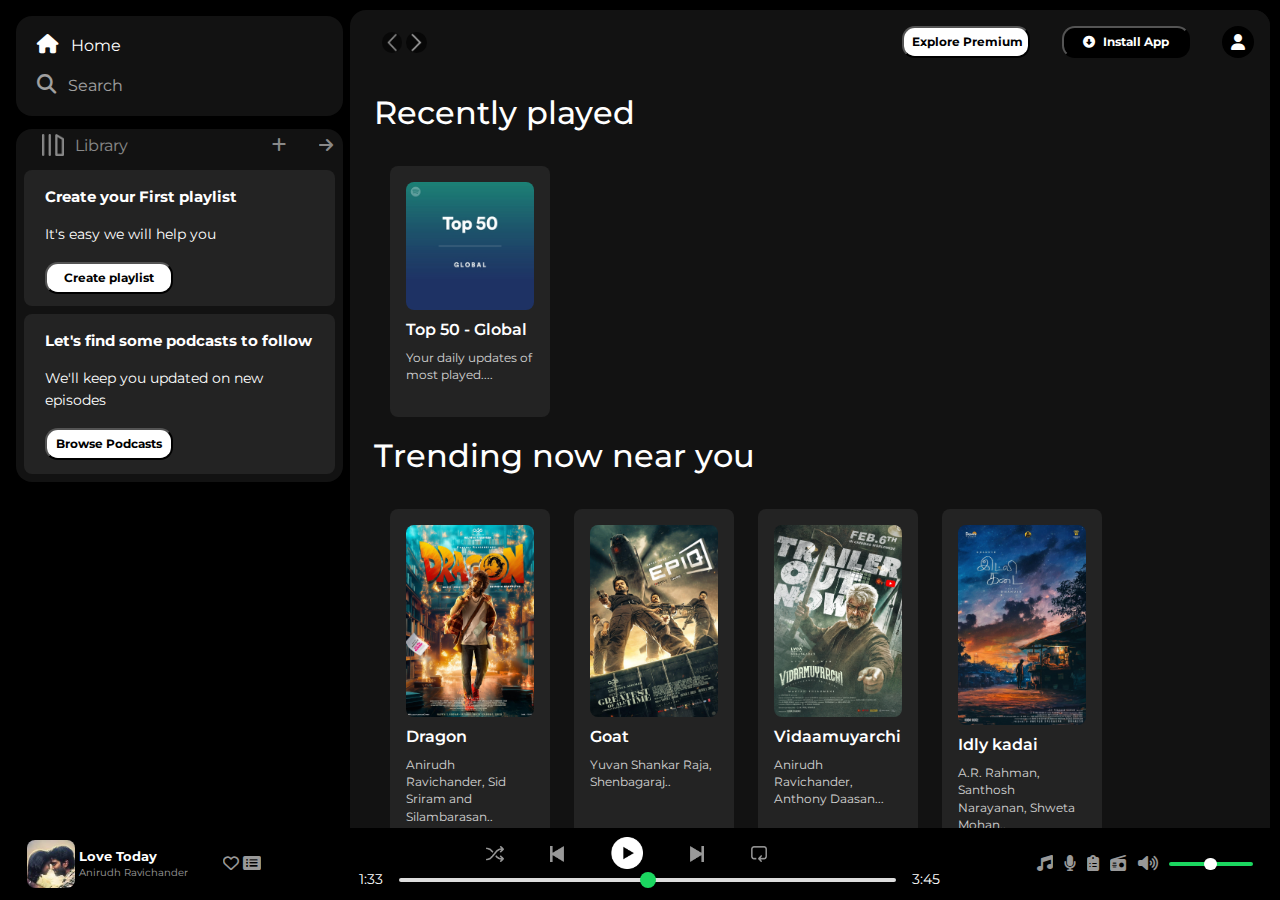
<file: index.html>
<!DOCTYPE html>
<html lang="en">
<head>
    <meta charset="UTF-8">
    <meta name="viewport" content="width=device-width, initial-scale=1.0">
   
    <link rel="stylesheet" href="https://cdnjs.cloudflare.com/ajax/libs/font-awesome/6.7.2/css/all.min.css" integrity="sha512-Evv84Mr4kqVGRNSgIGL/F/aIDqQb7xQ2vcrdIwxfjThSH8CSR7PBEakCr51Ck+w+/U6swU2Im1vVX0SVk9ABhg==" crossorigin="anonymous" referrerpolicy="no-referrer" />
    <link href="https://cdn.jsdelivr.net/npm/bootstrap@5.3.3/dist/css/bootstrap.min.css" rel="stylesheet">
    <link href="style.css" rel="stylesheet">
    <link rel="preconnect" href="https://fonts.googleapis.com">
<link rel="preconnect" href="https://fonts.gstatic.com" crossorigin>
<link href="https://fonts.googleapis.com/css2?family=Montserrat:ital,wght@0,100..900;1,100..900&family=Roboto+Mono:ital,wght@0,100..700;1,100..700&display=swap" rel="stylesheet">
    <!-- icon area -->
    <link rel="icon" href="./images/spotify.png">   
    <title>Spotify Web Player:Music for everyone</title>    

</head>  
<body>

    <div class="mainContainer">
        
        <div class="sideBar">
            <div class="nav">
                <div class="nav-option" style="opacity: 1;">
                    <i class="fa-solid fa-house"></i>
                    <a href="#">Home</a>
                </div>
             
                <div class="nav-option">
                    <i class="fa-solid fa-magnifying-glass"></i>
                    <a href="#">Search</a>
                </div>
            </div>
            <div class="library">
                <div class="lib-options">

                    <div class="lib-panel ">


                        <div class="lib-panel-icon "> <img src="./images/library_icon.png" alt="library_icon" height="22px">
                            <a href="#" id="mylibrary">Library</a></div>
                       
                        <div class="lib-panel-smallicon1"> <i class="fa-solid fa-plus"></i></div>
                        <div class="lib-panel-smallicon2"><i class="fa-solid fa-arrow-right"></i></div>
                            
                    </div>

                    <div class="lib-boxes">

                        <div class="lib-box1">

                            <div class="box1-firstpara">
                                <p>Create your First playlist</p>
                            </div>
                            <div class="box1-secondpara">
                                <p>It's easy we will help you</p>

                            </div>
                            <button class="badge">
                                Create playlist
                            </button>
                        </div>

                        <div class="lib-box2">
                            <div class="box2-firstpara">
                                <p>Let's find some podcasts to follow</p>
                            </div>
                            <div class="box2-secondpara">
                                <p>We'll keep you updated on new episodes </p>

                            </div>
                            <button class="badge">
                                Browse Podcasts
                            </button>

                        </div>

                      
                    </div>

                </div>

            </div>
        </div>

        <div class="mainContent">


           <div class="sticky-nav">


            <div class="sticky-nav-icons">
                <img class="sticky-image1" src="./images/backward_icon.png" alt="backward_icon">
                <img class="sticky-image2" src="./images/forward_icon.png" alt="forward_icon">
            </div>


           <div class="sticky-nav-buttons">
            <button class="badge" id="nav-button1">
                Explore Premium
            </button>
            <button class="badge" id="nav-button2">
                <i class="fa-solid fa-circle-down" style="margin-right:5px;"></i>
                Install App
                 
            </button>
            <div class="nav-user-icon">
                <i class="fa-solid fa-user" ></i> 
           </div>
            </div>
            
           
           </div>

    
            <h2 class="card-headings">Recently played</h2>
            <div class="cards-containers">
                <div class="cards">
                    <img src="./images/card1img.jpeg" alt="card1_image" class="cards-image">
                    <p class="card-title">Top 50 - Global</p>
                    <p class="card-info">Your daily updates of most played....</p>
                </div>
            </div>

            <h2 class="card-headings">Trending now near you</h2>
            <div class="cards-containers">
                <div class="cards">
                    <img src="./images/dragon.jpeg" alt="card1_image" class="cards-image">
                    <p class="card-title">Dragon</p>
                    <p class="card-info">Anirudh Ravichander, Sid Sriram and Silambarasan..</p>
                </div>
                <div class="cards">
                    <img src="./images/goat.jpeg" alt="card1_image" class="cards-image">
                    <p class="card-title">Goat</p>
                    <p class="card-info">Yuvan Shankar Raja, Shenbagaraj..</p>
                </div>
                <div class="cards">
                    <img src="./images/vidaa.jpg" alt="card1_image" class="cards-image">
                    <p class="card-title">Vidaamuyarchi</p>
                    <p class="card-info">Anirudh Ravichander, Anthony Daasan...</p>
                </div>
                <div class="cards">
                    <img src="./images/idly.jpg" alt="card1_image" class="cards-image">
                    <p class="card-title">Idly kadai</p>
                    <p class="card-info">A.R. Rahman, Santhosh Narayanan, Shweta Mohan..</p>
                </div>
                <div class="cards">
                    <img src="./images/lucky.jpg" alt="card1_image" class="cards-image">
                    <p class="card-title">Lucky Baskar</p>
                    <p class="card-info"> G.V. Prakash Kumar,Shweta Mohan...</p>
                </div>
      
            </div>


            <h2 class="card-headings">Malayalam hits</h2>
            <div class="cards-containers">
                <div class="cards">
                    <img src="./images/heysinamika.jpg" alt="card1_image" class="cards-image">
                    <p class="card-title">Hey sinamika</p>
                    <p class="card-info">Karthik,
                        Dinesh Kanagaratnam,
                        Darshana...</p>
                </div>
                <div class="cards">
                    <img src="./images/identity.jpg" alt="card1_image" class="cards-image">
                    <p class="card-title">Day begin</p>
                    <p class="card-info">Shashaa Tirupati,
                        A.R. Rahman,
                        Jonita Gandhi,
                        Sathya Prakash....</p>
                </div>
                <div class="cards">
                    <img src="./images/charlie.jpg" alt="card1_image" class="cards-image">
                    <p class="card-title">Charlie</p>
                    <p class="card-info">Sathya Prakash,
                        K.S. Chithra,
                        Nikhita Gandhi...</p>
                </div>
                <div class="cards">
                    <img src="./images/kaha.jpg" alt="card1_image" class="cards-image">
                    <p class="card-title">Dream come</p>
                    <p class="card-info">Shashaa Tirupati,
                        A.R. Rahman,
                        Sathya Prakash..</p>
                </div>
                <div class="cards">
                    <img src="./images/hridayam.jpg" alt="card1_image" class="cards-image">
                    <p class="card-title">Hridayam</p>
                    <p class="card-info">Yuvan Shankar Raja, Shenbagaraj....</p>
                </div>
      
            </div>

            <h2 class="card-headings">Tamil hits</h2>
            <div class="cards-containers">
                <div class="cards">
                    <img src="./images/three.jpg" alt="card1_image" class="cards-image">
                    <p class="card-title">Three</p>
                    <p class="card-info">T. M. Soundararajan,
                        Seerkazhi Govindarajan
                      ...</p>
                </div>
                <div class="cards">
                    <img src="./images/amaran.jpg" alt="card1_image" class="cards-image">
                    <p class="card-title">Amaran</p>
                    <p class="card-info">K. J. Yesudas,
                        S. P. Balasubrahmanyam ,
                        ...</p>
                </div>
                <div class="cards">
                    <img src="./images/remo.jpg" alt="card1_image" class="cards-image">
                    <p class="card-title">Remo</p>
                    <p class="card-info">Hariharan,
                        Unni Krishnan,
                        Karthik....</p>
                </div>
                <div class="cards">
                    <img src="./images/lubber.jpg " alt="card1_image" class="cards-image">
                    <p class="card-title">Lubber Panthu</p>
                    <p class="card-info">Haricharan,
                        Sid Sriram,
                        Anirudh Ravichander...</p>
                </div>
                <div class="cards">
                    <img src="./images/man.jpg" alt="card1_image" class="cards-image">
                    <p class="card-title">Manmathan</p>
                    <p class="card-info">Vijay Prakash,
                        Yuvan Shankar Raja,
                        G. V. Prakash Kumar...</p>
                </div>
      
            </div>

            <h2 class="card-headings">English famous hits</h2>
            <div class="cards-containers">
                <div class="cards">
                    <img src="./images/openheimer.jpg" alt="card1_image" class="cards-image">
                    <p class="card-title">Open heimer</p>
                    <p class="card-info">Shankar Mahadevan,
                        Krish,
                        Naresh Iyer...</p>
                </div>
                <div class="cards">
                    <img src="./images/joker.jpg" alt="card1_image" class="cards-image">
                    <p class="card-title">joker</p>
                    <p class="card-info">P. Susheela,
                        S. Janaki,
                        L. R. Eswari..</p>
                </div>
                <div class="cards">
                    <img src="./images/batman.jpg" alt="card1_image" class="cards-image">
                    <p class="card-title">Batman</p>
                    <p class="card-info">Vani Jairam,
                        K. S. Chithra,
                        Swarnalatha..</p>
                </div>
                <div class="cards">
                    <img src="./images/blood.jpg" alt="card1_image" class="cards-image">
                    <p class="card-title">Blood</p>
                    <p class="card-info">Sadhana Sargam,
                        Harini,
                        Bombay Jayashri..</p>
                </div>
                <div class="cards">
                    <img src="./images/blade.jpg" alt="card1_image" class="cards-image">
                    <p class="card-title">Blade Runner</p>
                    <p class="card-info">Shreya Ghoshal,
                        Chinmayi,
                        Shashaa Tirupati...</p>
                </div>
      
            </div>

            
            <h2 class="card-headings">Hindi hits</h2>
            <div class="cards-containers">
                <div class="cards">
                    <img src="./images/rabna.jpg" alt="card1_image" class="cards-image">
                    <p class="card-title">Rab ne bana...</p>
                    <p class="card-info">Vijay Prakash,
                        Yuvan Shankar Raja,
                        G. V. Prakash Kumar....</p>
                </div>
                <div class="cards">
                    <img src="./images/humdo.jpg" alt="card1_image" class="cards-image">
                    <p class="card-title">Hum do hum..</p>
                    <p class="card-info">Shashaa Tirupati,
                        A.R. Rahman...</p>
                </div>
                <div class="cards">
                    <img src="./images/october.jpg" alt="card1_image" class="cards-image">
                    <p class="card-title">October</p>
                    <p class="card-info">T. M. Soundararajan,
                        Seerkazhi Govindarajan..</p>
                </div>
                <div class="cards">
                    <img src="./images/dopatti.jpg" alt="card1_image" class="cards-image">
                    <p class="card-title">Do patti</p>
                    <p class="card-info">Ravind, Prakesh, yuvi..</p>
                </div>
                <div class="cards">
                    <img src="./images/fan.jpg" alt="card1_image" class="cards-image">
                    <p class="card-title">Fan</p>
                    <p class="card-info">Yuvan Shankar Raja, Shenbagaraj...</p>
                </div>
      
            </div>
            
            <h2 class="card-headings">Featured Charts</h2>
            <div class="cards-containers">
                <div class="cards">
                    <img src="./images/card5img.jpeg" alt="card1_image" class="cards-image">
                    <p class="card-title">Top songs global</p>
                    <p class="card-info">Most heared song in the internet...</p>
                </div>
                <div class="cards">
                    <img src="./images/card6img.jpeg" alt="card1_image" class="cards-image">
                    <p class="card-title">Top songs india</p>
                    <p class="card-info">Indian hits...</p>
                </div>
                <div class="cards">
                    <img src="./images/card1img.jpeg" alt="card1_image" class="cards-image">
                    <p class="card-title">Top 50 - Global</p>
                    <p class="card-info">Your daily updates of most played....</p>
                </div>
            </div>

            

            <div class="footer">
                <div class="line-area">

                </div>
            </div>
   
   

        </div>

        <div class="musicPlayer">
            <div class="album">
                <div class="album-image">
                    
                </div>
                <div class="album-song">
                    <div class="song-name">
                        Love Today
                        
                    </div>
                    <div class="song-author">
                        Anirudh Ravichander
                    </div>
                </div>
                <div class="album-heart">
                    <i class="fa-regular fa-heart"></i>
                </div>
                <div class="album-purse">
                    <i class="fa-solid fa-rectangle-list"></i>
                </div>
            </div>
            <div class="player">
                <div class="player-icons">
                    <div class="icon-play">
                        <img src="./images/player_icon1.png" alt="icon1" id="playbutton1" class="player-icon-area"  >
                    </div>
                   <div class="icon-play">
                    <img src="./images/player_icon2.png" alt="icon2" id="playbutton2" class="player-icon-area">
                   </div>
                    <div class="icon-play" >
                        <img src="./images/player_icon3.png" alt="icon3"  id="playing-icon" >
                    </div>
                    <div class="icon-play">
                        <img src="./images/player_icon4.png" alt="icon4" id="playbutton4" class="player-icon-area">
                    </div>
                    <div class="icon-play">
                        <img src="./images/player_icon5.png" alt="icon5" id="playbutton5" class="player-icon-area" >
                    </div>      
                </div>

                <div class="player-control">
                    <span class="current-Time">
                        1:33
                    </span>
                     <input type="range" step="1" class="progress-bar-below" >
                    <span class="total-Time">3:45</span>

                </div>

            </div>
            <div class="settings">
                <div class="settings-icon" id="set-icon1">
                    <i class="fa-solid fa-music"></i>
                </div>
                <div class="settings-icon" id="set-icon2">
                    <i class="fa-solid fa-microphone"></i>
                </div>
                <div class="settings-icon" id="set-icon3">
                    <i class="fa-solid fa-clipboard-list"></i>
                </div>
                <div class="settings-icon" id="set-icon4">
                    <i class="fa-solid fa-radio"></i>
                </div>
                <div class="settings-icon" id="set-icon5">
                    <i class="fa-solid fa-volume-high"></i>
                </div>
                <div class="settings-bar">
                    <input type="range" class="settings-bar-below">
                </div>
            </div>
           
          </div>
    </div>

    
</body>
</html>
</file>
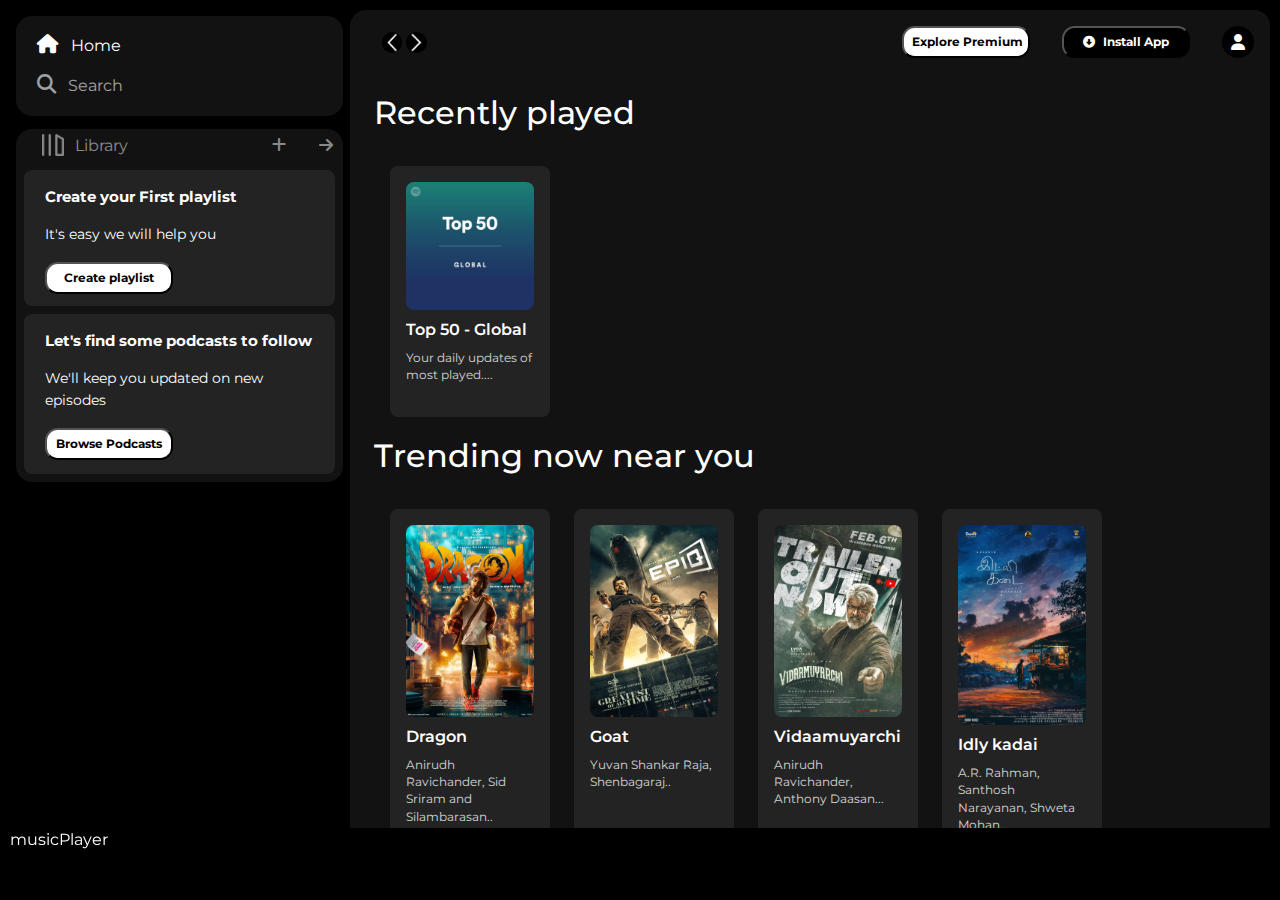
<file: spotifyClone.html>
<!DOCTYPE html>
<html lang="en">
<head>
    <meta charset="UTF-8">
    <meta name="viewport" content="width=device-width, initial-scale=1.0">
   
    <link rel="stylesheet" href="https://cdnjs.cloudflare.com/ajax/libs/font-awesome/6.7.2/css/all.min.css" integrity="sha512-Evv84Mr4kqVGRNSgIGL/F/aIDqQb7xQ2vcrdIwxfjThSH8CSR7PBEakCr51Ck+w+/U6swU2Im1vVX0SVk9ABhg==" crossorigin="anonymous" referrerpolicy="no-referrer" />
    <link href="https://cdn.jsdelivr.net/npm/bootstrap@5.3.3/dist/css/bootstrap.min.css" rel="stylesheet">
    <link href="spotifyCloneStyle.css" rel="stylesheet">
    <link rel="preconnect" href="https://fonts.googleapis.com">
<link rel="preconnect" href="https://fonts.gstatic.com" crossorigin>
<link href="https://fonts.googleapis.com/css2?family=Montserrat:ital,wght@0,100..900;1,100..900&family=Roboto+Mono:ital,wght@0,100..700;1,100..700&display=swap" rel="stylesheet">
    <!-- icon area -->
    <link rel="icon" href="./images/spotify.png">   
    <title>Spotify Web Player:Music for everyone</title>    

</head>  
<body>

    <div class="mainContainer">
        
        <div class="sideBar">
            <div class="nav">
                <div class="nav-option" style="opacity: 1;">
                    <i class="fa-solid fa-house"></i>
                    <a href="#">Home</a>
                </div>
             
                <div class="nav-option">
                    <i class="fa-solid fa-magnifying-glass"></i>
                    <a href="#">Search</a>
                </div>
            </div>
            <div class="library">
                <div class="lib-options">

                    <div class="lib-panel ">


                        <div class="lib-panel-icon "> <img src="./images/library_icon.png" alt="library_icon" height="22px">
                            <a href="#" id="mylibrary">Library</a></div>
                       
                        <div class="lib-panel-smallicon1"> <i class="fa-solid fa-plus"></i></div>
                        <div class="lib-panel-smallicon2"><i class="fa-solid fa-arrow-right"></i></div>
                            
                    </div>

                    <div class="lib-boxes">

                        <div class="lib-box1">

                            <div class="box1-firstpara">
                                <p>Create your First playlist</p>
                            </div>
                            <div class="box1-secondpara">
                                <p>It's easy we will help you</p>

                            </div>
                            <button class="badge">
                                Create playlist
                            </button>
                        </div>

                        <div class="lib-box2">
                            <div class="box2-firstpara">
                                <p>Let's find some podcasts to follow</p>
                            </div>
                            <div class="box2-secondpara">
                                <p>We'll keep you updated on new episodes </p>

                            </div>
                            <button class="badge">
                                Browse Podcasts
                            </button>

                        </div>

                      
                    </div>

                </div>

            </div>
        </div>

        <div class="mainContent">


           <div class="sticky-nav">


            <div class="sticky-nav-icons">
                <img class="sticky-image1" src="./images/backward_icon.png" alt="backward_icon">
                <img class="sticky-image2" src="./images/forward_icon.png" alt="forward_icon">
            </div>


           <div class="sticky-nav-buttons">
            <button class="badge" id="nav-button1">
                Explore Premium
            </button>
            <button class="badge" id="nav-button2">
                <i class="fa-solid fa-circle-down" style="margin-right:5px;"></i>
                Install App
                 
            </button>
            <div class="nav-user-icon">
                <i class="fa-solid fa-user" ></i> 
           </div>
            </div>
            
           
           </div>

    
            <h2 class="card-headings">Recently played</h2>
            <div class="cards-containers">
                <div class="cards">
                    <img src="./images/card1img.jpeg" alt="card1_image" class="cards-image">
                    <p class="card-title">Top 50 - Global</p>
                    <p class="card-info">Your daily updates of most played....</p>
                </div>
            </div>

            <h2 class="card-headings">Trending now near you</h2>
            <div class="cards-containers">
                <div class="cards">
                    <img src="./images/dragon.jpeg" alt="card1_image" class="cards-image">
                    <p class="card-title">Dragon</p>
                    <p class="card-info">Anirudh Ravichander, Sid Sriram and Silambarasan..</p>
                </div>
                <div class="cards">
                    <img src="./images/goat.jpeg" alt="card1_image" class="cards-image">
                    <p class="card-title">Goat</p>
                    <p class="card-info">Yuvan Shankar Raja, Shenbagaraj..</p>
                </div>
                <div class="cards">
                    <img src="./images/vidaa.jpg" alt="card1_image" class="cards-image">
                    <p class="card-title">Vidaamuyarchi</p>
                    <p class="card-info">Anirudh Ravichander, Anthony Daasan...</p>
                </div>
                <div class="cards">
                    <img src="./images/idly.jpg" alt="card1_image" class="cards-image">
                    <p class="card-title">Idly kadai</p>
                    <p class="card-info">A.R. Rahman, Santhosh Narayanan, Shweta Mohan..</p>
                </div>
                <div class="cards">
                    <img src="./images/lucky.jpg" alt="card1_image" class="cards-image">
                    <p class="card-title">Lucky Baskar</p>
                    <p class="card-info"> G.V. Prakash Kumar,Shweta Mohan...</p>
                </div>
      
            </div>


            <h2 class="card-headings">Malayalam hits</h2>
            <div class="cards-containers">
                <div class="cards">
                    <img src="./images/heysinamika.jpg" alt="card1_image" class="cards-image">
                    <p class="card-title">Top 50 - Global</p>
                    <p class="card-info">Your daily updates of most played....</p>
                </div>
                <div class="cards">
                    <img src="./images/identity.jpg" alt="card1_image" class="cards-image">
                    <p class="card-title">Top 50 - Global</p>
                    <p class="card-info">Your daily updates of most played....</p>
                </div>
                <div class="cards">
                    <img src="./images/charlie.jpg" alt="card1_image" class="cards-image">
                    <p class="card-title">Top 50 - Global</p>
                    <p class="card-info">Your daily updates of most played....</p>
                </div>
                <div class="cards">
                    <img src="./images/kaha.jpg" alt="card1_image" class="cards-image">
                    <p class="card-title">Top 50 - Global</p>
                    <p class="card-info">Your daily updates of most played....</p>
                </div>
                <div class="cards">
                    <img src="./images/hridayam.jpg" alt="card1_image" class="cards-image">
                    <p class="card-title">Top 50 - Global</p>
                    <p class="card-info">Your daily updates of most played....</p>
                </div>
      
            </div>

            <h2 class="card-headings">Tamil hits</h2>
            <div class="cards-containers">
                <div class="cards">
                    <img src="./images/three.jpg" alt="card1_image" class="cards-image">
                    <p class="card-title">Top 50 - Global</p>
                    <p class="card-info">Your daily updates of most played....</p>
                </div>
                <div class="cards">
                    <img src="./images/amaran.jpg" alt="card1_image" class="cards-image">
                    <p class="card-title">Top 50 - Global</p>
                    <p class="card-info">Your daily updates of most played....</p>
                </div>
                <div class="cards">
                    <img src="./images/remo.jpg" alt="card1_image" class="cards-image">
                    <p class="card-title">Top 50 - Global</p>
                    <p class="card-info">Your daily updates of most played....</p>
                </div>
                <div class="cards">
                    <img src="./images/lubber.jpg " alt="card1_image" class="cards-image">
                    <p class="card-title">Top 50 - Global</p>
                    <p class="card-info">Your daily updates of most played....</p>
                </div>
                <div class="cards">
                    <img src="./images/man.jpg" alt="card1_image" class="cards-image">
                    <p class="card-title">Top 50 - Global</p>
                    <p class="card-info">Your daily updates of most played....</p>
                </div>
      
            </div>

            <h2 class="card-headings">English famous hits</h2>
            <div class="cards-containers">
                <div class="cards">
                    <img src="./images/openheimer.jpg" alt="card1_image" class="cards-image">
                    <p class="card-title">Top 50 - Global</p>
                    <p class="card-info">Your daily updates of most played....</p>
                </div>
                <div class="cards">
                    <img src="./images/joker.jpg" alt="card1_image" class="cards-image">
                    <p class="card-title">Top 50 - Global</p>
                    <p class="card-info">Your daily updates of most played....</p>
                </div>
                <div class="cards">
                    <img src="./images/batman.jpg" alt="card1_image" class="cards-image">
                    <p class="card-title">Top 50 - Global</p>
                    <p class="card-info">Your daily updates of most played....</p>
                </div>
                <div class="cards">
                    <img src="./images/blood.jpg" alt="card1_image" class="cards-image">
                    <p class="card-title">Top 50 - Global</p>
                    <p class="card-info">Your daily updates of most played....</p>
                </div>
                <div class="cards">
                    <img src="./images/blade.jpg" alt="card1_image" class="cards-image">
                    <p class="card-title">Top 50 - Global</p>
                    <p class="card-info">Your daily updates of most played....</p>
                </div>
      
            </div>
            
            <h2 class="card-headings">Featured Charts</h2>
            <div class="cards-containers">
                <div class="cards">
                    <img src="./images/card5img.jpeg" alt="card1_image" class="cards-image">
                    <p class="card-title">Top 50 - Global</p>
                    <p class="card-info">Your daily updates of most played....</p>
                </div>
                <div class="cards">
                    <img src="./images/card6img.jpeg" alt="card1_image" class="cards-image">
                    <p class="card-title">Top 50 - Global</p>
                    <p class="card-info">Your daily updates of most played....</p>
                </div>
                <div class="cards">
                    <img src="./images/card1img.jpeg" alt="card1_image" class="cards-image">
                    <p class="card-title">Top 50 - Global</p>
                    <p class="card-info">Your daily updates of most played....</p>
                </div>
            </div>

            

            <div class="footer">
                <div class="line-area">

                </div>
            </div>
   
   

        </div>

        <div class="musicPlayer">
            musicPlayer
          </div>
    </div>

    
</body>
</html>
</file>
<file: style.css>
*{
    margin:0;
   padding: 0%;
}

a{
    text-decoration: none;
    color:white;
}
body{
    font-family:'Montserrat','sans-serif';
    color:white;
    background-color: black;
    overflow: hidden;
}

.mainContainer{
    display:flex;
    height:100vh;  /*viewport*/
    padding: 0.6rem;
    
}

.sideBar{
    background-color: black;  /*color picker*/
    width:340px;
    border-radius: 1rem;  
    padding:0.4rem;  /*16px*/
    
}


.nav{
    background-color: #121212;
    border-radius: 1rem;
    display:flex;
    flex-direction: column;
    justify-content: center;
    height:100px;
    padding: 0.5rem;
}

.nav-option{
    padding:0.5rem 0.8rem;
    opacity: 0.6;
}


.nav-option:hover{
    opacity: 1;
}

.nav-option i{
    font-size:1.2rem;
}

.nav-option a{
    font-size:1rem;
    margin-left:0.5rem;
}

.lib-panel{
    display:flex;
    align-items: center;
    margin:0.3rem 0.4rem;
}


.lib-panel-icon{
    margin-left:20px;
    display: flex;
    opacity: 0.5;

}

.lib-panel-icon:hover{
    opacity: 1;
}

#mylibrary{
    margin-left:0.7rem;
}

.lib-panel-link{
    margin-left:10px;
}

.lib-panel-smallicon1{
    margin-left:9rem;
    opacity: 0.5;
}

.lib-panel-smallicon1:hover{
    opacity: 1;
}

.lib-panel-smallicon2{
    margin-left:2rem;
    opacity: 0.5;
}


.lib-panel-smallicon2:hover{
    opacity: 1;
}

.lib-options{
    background-color: #121212;
    border-radius: 1rem;
    display: flex;
    flex-direction:column;
}

.library{
    margin-top:0.8rem;
}


.lib-box1{
    display:flex;
    flex-direction: column;
    height: 8.5rem;
    padding:1rem 1.3rem 1rem 1.3rem;
    background-color: #232323;
    border-radius: 1rem;
    margin:0.5rem;
    border-radius:0.5rem;
}

.box1-firstpara{
    font-weight: bold;
    font-size:0.92rem;
}

.box1-secondpara{
    font-weight:400;
    font-size:0.90rem;
}

.badge{
    background-color: white;
    color:black;
    border-radius: 0.8rem;
    width:8rem;
    padding:0.5rem;   
}

.badge:hover{
    background-color: #1bd760;
    color:black;
    
}

.lib-box2{
    display:flex;
    flex-direction: column;
    height: 10rem;
    padding:1rem 1.3rem 1rem 1.3rem;
    background-color: #232323;
    border-radius: 1rem;
    margin:0.5rem;
    border-radius:0.5rem;
}

.box2-firstpara{
    font-weight: bold;
    font-size:0.92rem;
}

.box2-secondpara{
    font-weight:400;
    font-size:0.90rem;
}



.mainContent{
    background-color: #121212;
    flex:1; /*remaining space occupied*/
    border-radius:1rem; /*16px*/
    overflow: auto; /*scroll bar*/
    padding-left:1rem ;
}

#nav-button2{
    background-color:black; 
    color:white;
}

.sticky-nav{
    position:sticky;
    top:0;
    background-color: #121212;
    display:flex;
    justify-content: space-between;
    align-items: center;
    padding:1rem 1rem 1rem 0rem;
    z-index: 10;
}

.sticky-nav-icons{
    margin-left:1rem;
}

.sticky-nav-buttons{
    display:flex;
    justify-content: center;
    align-items: center;
}

#nav-button1{
    margin-right:2rem;
}

#nav-button2{
    margin-right:2rem;
}

#nav-button2:hover{
    color:black;
    background-color: red;
}

.nav-user-icon{
    display: flex;
    justify-content: center;
    align-items: center;
    background-color:black;
    border-radius:1rem;
    height: 2rem;
    width:2rem;
}

#nav-icon{
    margin-right:2rem;
}

.sticky-image1{
    height: 1.3rem;
    background-color: black;
    border-radius: 1rem;
    opacity: 0.5;
    
}

.sticky-image1:hover{
    opacity: 1;
    border-radius: 1.2rem;
}

.sticky-image2{
    height: 1.3rem;
    background-color: black;
    border-radius: 1rem;
    opacity:0.6;
}

.sticky-image2:hover{
    opacity:1;
}

.cards{
    background-color: #232323;
    width:10rem;
    border-radius: 0.5rem;
    padding:1rem;
    margin-left:1.5rem;
    margin-top:1rem;

}

.cards:hover{
    width:9.8rem;
    background-color: grey;
    box-shadow: 8px 0px 16px #1bd760;
    padding:0.8rem;
}

.cards-containers{
    display: flex;
    flex-wrap:wrap;
}

.cards-image{
    width:100%;
    border-radius: 0.5rem;
}

.card-headings{
    margin-top:10px;
    padding:10px 8px 10px 8px;
}

.card-title{
    padding-top:0.5rem;
    font-weight: 600;

}

.card-info{
    padding-top:0.5rem;
    opacity: 0.8;
    font-size:0.72rem;
}

.footer{
    height:300px;
    display: flex;
    align-items: center;
    justify-content: center;
    
}

.line-area{
    border-top:1px solid white;
    opacity: 0.2;
    width:80%;
    height: 30%;
}



.musicPlayer{
    background-color: black;
    position: fixed;
    bottom:0px;
    width:100%; 
    height:72px;
    display: flex;
}

.album{
    display:flex;
    align-items: center;
    justify-content: center;
    justify-content: space-around;
    width:25%;
    margin:1rem;
}

.album-song{

    display: flex;
    justify-content: center;
    flex-direction: column;
    margin-right:2rem;
}



.song-name{
    font-size: 0.8rem;
    font-weight: bold;
}

.song-author{
    font-size:0.6rem;
    opacity: 0.6;
}

.album-image{
    display:flex;
    justify-content: center;
    align-items: center;
    background-image:url(./images/love_today.jpg);
    background-size:cover;
    height:3rem;
    width:3rem;
    border-radius: 0.5rem;
}

.album-heart{
    opacity: 0.6;
}

.album-heart:hover{
    opacity: 1;
}

.album-purse{
    opacity: 0.6;
}

.album-purse:hover{
    opacity: 1;
}

.player{
    display:flex;
    flex-direction: column;
    justify-content: center;
    align-items: center;
    width:75%;
    margin:1rem;
}

.player-icons{
    display: flex;
    align-items: center;
    justify-content: space-evenly;
}

.icon-play{
    margin-right:2.9rem;
}

#playing-icon{
    height:2rem;
    opacity: 1;
}

#playing-icon:hover{
    height:2.2rem;
   
}

.player-control{
    width:100%;
    display:flex;
    justify-content: center;
    align-items: center;

}

.current-Time{
    margin-right:1rem;
    font-size:0.9rem;
}

.total-Time{
    margin-left:1rem;
    font-size:0.9rem;
}

.progress-bar-below{
    width: 70%;
    appearance: none;
    background-color: transparent;
    cursor: pointer;
}

.progress-bar-below::-webkit-slider-runnable-track{
    background-color: #ddd;
    border-radius:5rem;
    height: 0.2rem;
}

.progress-bar-below::-webkit-slider-thumb{
    appearance: none;
    background-color: #1bd760;
    height: 1rem;
    width: 1rem;
    border-radius: 50%;
    margin-top:-0.4rem;
}




.player-icon-area{
    height:1rem;
    opacity: 0.6;
}

#playbutton1:hover{
    opacity: 1;
}

#playbutton2:hover{
    opacity: 1;
}

#playbutton4:hover{
    opacity: 1;
}

#playbutton5:hover{
    opacity: 1;
}

.settings{
    display:flex;
    align-items: center;
    width:25%;
    margin:1rem;
}

.settings-icon{
    margin-right:0.7rem;
    opacity: 0.6;
}

.settings-bar-below{
    display: flex;
    justify-content: center;
    align-items: center;
    width:80%;
    appearance: none;
    height:0.2rem;
    border-radius: 1rem;
    background-color:#1bd760;
}

.settings-bar-below::-webkit-slider-thumb{
    appearance: none;
    height:0.8rem;
    width:0.8rem;
    background-color: white;
    border-radius: 50%;
}
#set-icon1:hover{
    opacity: 1;
}

#set-icon2:hover{
    opacity: 1;
}

#set-icon3:hover{
    opacity: 1;
}

#set-icon4:hover{
    opacity: 1;
}

#set-icon5:hover{
    opacity: 1;
}


@media (max-width:1000px){
    .sticky-image2, #nav-button1{
        display: none;
    }
}
</file>
<file: spotifyCloneStyle.css>
*{
    margin:0;
   padding: 0%;
}

a{
    text-decoration: none;
    color:white;
}
body{
    font-family:'Montserrat','sans-serif';
    color:white;
    background-color: black;
    overflow: hidden;
}

.mainContainer{
    display:flex;
    height:100vh;  /*viewport*/
    padding: 0.6rem;
    
}

.sideBar{
    background-color: black;  /*color picker*/
    width:340px;
    border-radius: 1rem;  
    padding:0.4rem;  /*16px*/
    
}


.nav{
    background-color: #121212;
    border-radius: 1rem;
    display:flex;
    flex-direction: column;
    justify-content: center;
    height:100px;
    padding: 0.5rem;
}

.nav-option{
    padding:0.5rem 0.8rem;
    opacity: 0.6;
}


.nav-option:hover{
    opacity: 1;
}

.nav-option i{
    font-size:1.2rem;
}

.nav-option a{
    font-size:1rem;
    margin-left:0.5rem;
}

.lib-panel{
    display:flex;
    align-items: center;
    margin:0.3rem 0.4rem;
}


.lib-panel-icon{
    margin-left:20px;
    display: flex;
    opacity: 0.5;

}

.lib-panel-icon:hover{
    opacity: 1;
}

#mylibrary{
    margin-left:0.7rem;
}

.lib-panel-link{
    margin-left:10px;
}

.lib-panel-smallicon1{
    margin-left:9rem;
    opacity: 0.5;
}

.lib-panel-smallicon1:hover{
    opacity: 1;
}

.lib-panel-smallicon2{
    margin-left:2rem;
    opacity: 0.5;
}


.lib-panel-smallicon2:hover{
    opacity: 1;
}

.lib-options{
    background-color: #121212;
    border-radius: 1rem;
    display: flex;
    flex-direction:column;
}

.library{
    margin-top:0.8rem;
}


.lib-box1{
    display:flex;
    flex-direction: column;
    height: 8.5rem;
    padding:1rem 1.3rem 1rem 1.3rem;
    background-color: #232323;
    border-radius: 1rem;
    margin:0.5rem;
    border-radius:0.5rem;
}

.box1-firstpara{
    font-weight: bold;
    font-size:0.92rem;
}

.box1-secondpara{
    font-weight:400;
    font-size:0.90rem;
}

.badge{
    background-color: white;
    color:black;
    border-radius: 0.8rem;
    width:8rem;
    padding:0.5rem;
    
}

.badge:hover{
    background-color: black;
    color:white;
}

.lib-box2{
    display:flex;
    flex-direction: column;
    height: 10rem;
    padding:1rem 1.3rem 1rem 1.3rem;
    background-color: #232323;
    border-radius: 1rem;
    margin:0.5rem;
    border-radius:0.5rem;
}

.box2-firstpara{
    font-weight: bold;
    font-size:0.92rem;
}

.box2-secondpara{
    font-weight:400;
    font-size:0.90rem;
}



.mainContent{
    background-color: #121212;
    flex:1; /*remaining space occupied*/
    border-radius:1rem; /*16px*/
    overflow: auto; /*scroll bar*/
    padding-left:1rem ;
}

#nav-button2{
    background-color:black; 
    color:white;
}

.sticky-nav{
    position:sticky;
    top:0;
    background-color: #121212;
    display:flex;
    justify-content: space-between;
    align-items: center;
    padding:1rem 1rem 1rem 0rem;
    z-index: 10;
}

.sticky-nav-icons{
    margin-left:1rem;
}

.sticky-nav-buttons{
    display:flex;
    justify-content: center;
    align-items: center;
}

#nav-button1{
    margin-right:2rem;
}

#nav-button2{
    margin-right:2rem;
}

.nav-user-icon{
    display: flex;
    justify-content: center;
    align-items: center;
    background-color:black;
    border-radius:1rem;
    height: 2rem;
    width:2rem;
}

#nav-icon{
    margin-right:2rem;
}

.sticky-image1{
    height: 1.3rem;
    background-color: black;
    border-radius: 1rem;
}

.sticky-image2{
    height: 1.3rem;
    background-color: black;
    border-radius: 1rem;
}

.cards{
    background-color: #232323;
    width:10rem;
    border-radius: 0.5rem;
    padding:1rem;
    margin-left:1.5rem;
    margin-top:1rem;

}

.cards:hover{
    width:9.8rem;
    background-color: gray;
    box-shadow: 8px 0px 16px red;
    padding:0.8rem;
}

.cards-containers{
    display: flex;
    flex-wrap:wrap;
}

.cards-image{
    width:100%;
    border-radius: 0.5rem;
}

.card-headings{
    margin-top:10px;
    padding:10px 8px 10px 8px;
}

.card-title{
    padding-top:0.5rem;
    font-weight: 600;

}

.card-info{
    padding-top:0.5rem;
    opacity: 0.8;
    font-size:0.72rem;
}

.footer{
    height:300px;
    display: flex;
    align-items: center;
    justify-content: center;
    
}

.line-area{
    border-top:1px solid white;
    opacity: 0.2;
    width:80%;
    height: 30%;
}



.musicPlayer{
    background-color: black;
    position: fixed;
    bottom:0px;
    width:100%; 
    height:72px;

}

@media (max-width:1000px){
    .sticky-image2, #nav-button1{
        display: none;
    }
}
</file>
